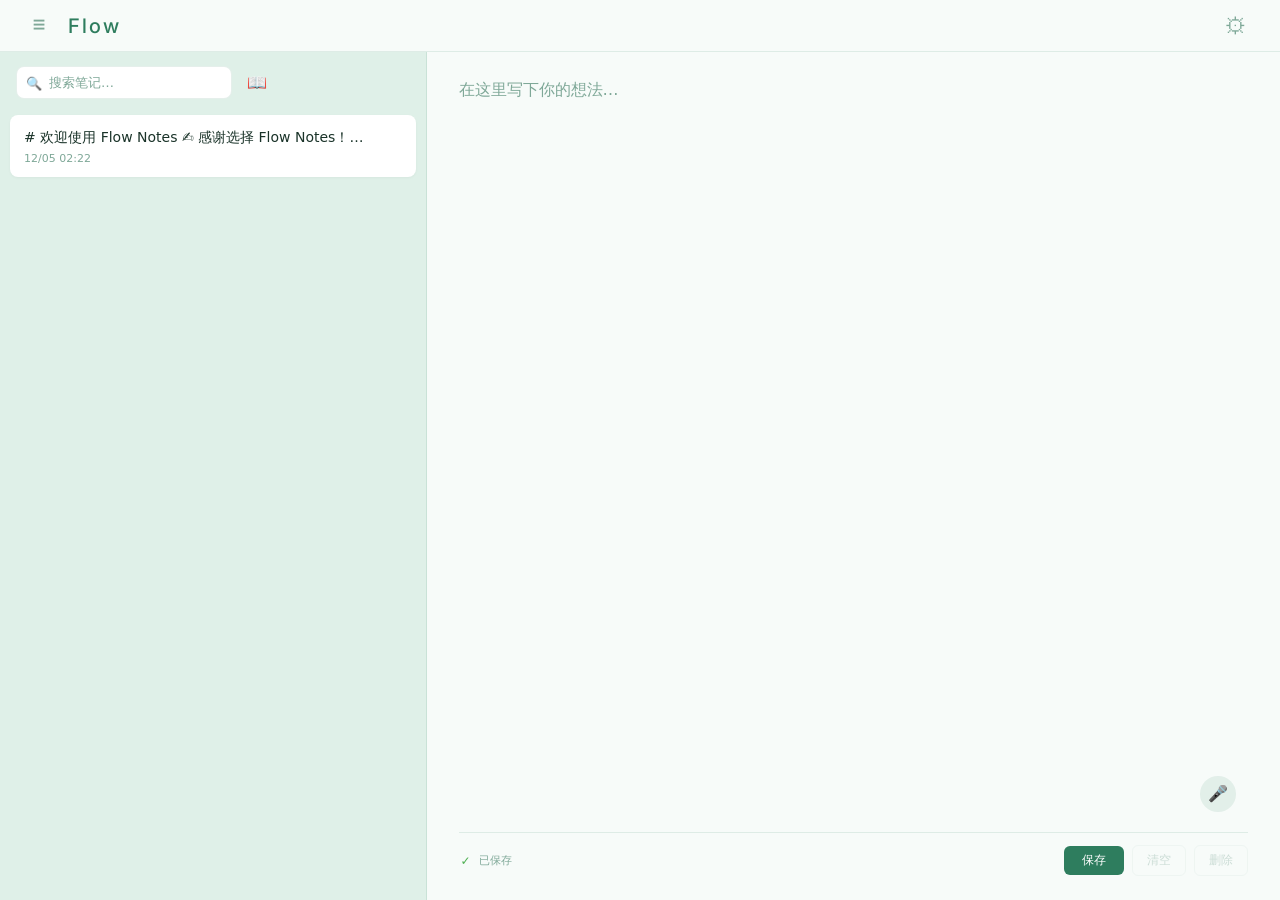
<file: index.html>
<!DOCTYPE html>
<html lang="zh-CN">
<head>
  <meta charset="UTF-8">
  <meta name="viewport" content="width=device-width, initial-scale=1.0">
  <title>Flow</title>
  <link rel="manifest" href="/manifest.json">
  <meta name="apple-mobile-web-app-capable" content="yes">
  <meta name="apple-mobile-web-app-status-bar-style" content="black-translucent">
  <meta name="apple-mobile-web-app-title" content="Flow">
  <link rel="apple-touch-icon" href="/icon-192.png">
  <meta name="theme-color" content="#2E7D5E">
  <link href="https://fonts.googleapis.com/css2?family=Inter:wght@300;400;500&family=Poppins:wght@300;400;500&family=Lato:wght@300;400;700&family=Merriweather:wght@300;400&family=Source+Sans+3:wght@300;400;500&family=Nunito:wght@300;400;500&family=Playfair+Display:wght@400;500&display=swap" rel="stylesheet">
  <link rel="stylesheet" href="/css/style.css">
</head>
<body>

<header>
  <div style="display:flex;align-items:center;gap:14px">
    <button class="header-btn" id="toggleSidebar" title="折叠/展开列表">☰</button>
    <span class="logo">Flow</span>
  </div>
  <div class="header-right">
    <button class="gear-btn" id="gearBtn" title="设置">⚙</button>
  </div>
</header>

<!-- 设置面板（从右侧滑入） -->
<div class="settings-overlay" id="settingsOverlay">
  <div class="settings-panel">
    <div class="settings-head">
      <span class="settings-head-title" data-i18n="settings">设置</span>
      <button class="settings-close" id="settingsClose">✕</button>
    </div>

    <!-- 外观 -->
    <div class="settings-section">
      <div class="settings-label" data-i18n="appearance">外观</div>
      <div class="fp-label" data-i18n="fontFamily">西文字体</div>
      <div class="font-panel-row">
        <span class="fp-chip active" data-font="system" data-i18n="fontSystem">系统</span>
        <span class="fp-chip" data-font="inter">Inter</span>
        <span class="fp-chip" data-font="poppins">Poppins</span>
        <span class="fp-chip" data-font="lato">Lato</span>
        <span class="fp-chip" data-font="merriweather">Merriweather</span>
        <span class="fp-chip" data-font="sourcesans">Source Sans</span>
        <span class="fp-chip" data-font="nunito">Nunito</span>
        <span class="fp-chip" data-font="playfair">Playfair</span>
      </div>
      <div class="fp-label" data-i18n="fontChinese">中文字体</div>
      <div class="font-panel-row">
        <span class="fp-chip active" data-cjk="system" data-i18n="fontCjkSystem">系统</span>
        <span class="fp-chip" data-cjk="notoSans">思源黑体</span>
        <span class="fp-chip" data-cjk="notoSerif">思源宋体</span>
        <span class="fp-chip" data-cjk="heiti">黑体</span>
        <span class="fp-chip" data-cjk="songti">宋体</span>
        <span class="fp-chip" data-cjk="kaiti">楷体</span>
        <span class="fp-chip" data-cjk="fangsong">仿宋</span>
      </div>
      <div class="fp-label" data-i18n="fontSize">字号</div>
      <div class="fp-size-row">
        <span class="fp-size" data-size="14">小</span>
        <span class="fp-size active" data-size="16">默认</span>
        <span class="fp-size" data-size="18">大</span>
      </div>
      <div class="settings-row">
        <label data-i18n="theme">主题</label>
        <div class="theme-switcher">
          <div class="theme-dot t-green active" id="themeDotGreen"></div>
          <div class="theme-dot t-warm" id="themeDotWarm"></div>
          <div class="theme-dot t-night" id="themeDotNight"></div>
        </div>
      </div>
      <div class="settings-row">
        <label data-i18n="langLabel">语言</label>
        <button class="settings-btn" id="langBtn">EN</button>
      </div>
    </div>

    <!-- 云同步（支持任意 WebDAV 服务） -->
    <div class="settings-section">
      <div class="settings-label" data-i18n="syncTitle">☁ 云同步</div>
      <div class="sync-inputs">
        <input class="sync-input" id="syncServer" placeholder="WebDAV 服务器地址" autocomplete="off" data-i18n-ph="syncServer">
        <input class="sync-input" id="syncUser" placeholder="账号（邮箱）" autocomplete="off" data-i18n-ph="syncUser">
        <div class="password-wrapper">
          <input class="sync-input" id="syncPass" type="password" placeholder="应用密码" autocomplete="current-password" data-i18n-ph="syncPass">
          <button class="password-toggle" id="passwordToggle" type="button" title="显示密码" data-visible="false"></button>
        </div>
      </div>
      <div class="settings-btns">
        <button class="settings-btn" id="btnUpload" data-i18n="syncUpload">↑ 上传到云端</button>
        <button class="settings-btn" id="btnDownload" data-i18n="syncDownload">↓ 从云端下载</button>
      </div>
      <div id="syncStatus" class="sync-status"></div>
    </div>

    <!-- 导出 / 导入 -->
    <div class="settings-section">
      <div class="settings-label" data-i18n="exportMenu">导出</div>
      <button class="settings-btn" id="exportJsonBtn">JSON</button>
      <button class="settings-btn" id="exportTxtBtn">TXT</button>
      <div class="settings-inner-divider"></div>
      <div class="settings-label" data-i18n="importData">导入</div>
      <button class="settings-btn" id="importBtn">📂 JSON / TXT</button>
      <input type="file" id="importFile" accept=".json,.txt" style="display:none">
    </div>

    <!-- 回收站 -->
    <div class="settings-section">
      <div class="settings-label" data-i18n="trashTitle">回收站</div>
      <button class="settings-btn" id="settingsTrashBtn">🗑 <span data-i18n="langOpen">打开</span></button>
    </div>
  </div>
</div>

<main>
  <!-- 左侧：笔记列表 -->
  <div class="sidebar" id="sidebar">
    <div class="sidebar-header">
      <div class="search-wrap">
        <span class="search-icon">🔍</span>
        <input class="search-input" id="searchInput" placeholder="搜索笔记…" data-i18n-ph="search" autocomplete="off">
      </div>
      <button class="sidebar-toggle-read" id="toggleReadingMode" title="阅读模式">📖</button>
    </div>
    <div class="notes-list" id="notesList"></div>
  </div>

  <!-- 右侧：主书写区 -->
  <div class="editor-pane" id="editorPane">
    <div class="editor-textarea-wrap">
      <textarea id="editor" placeholder="在这里写下你的想法…" data-i18n-ph="placeholder"></textarea>
      <button class="btn-mic" id="btnMic" title="语音输入">🎤</button>
    </div>
    <div class="editor-footer">
      <div class="save-status" id="saveStatus" title="">
        <span class="save-status-icon saved" id="saveIcon">✓</span>
        <span class="save-status-text" id="saveText" data-i18n="saved">已保存</span>
      </div>
      <div class="btn-row">
        <button class="btn-save" id="btnSave" data-i18n="save">保存</button>
        <button class="btn-action" id="btnClear" data-i18n="clear">清空</button>
        <button class="btn-action" id="btnDelete" data-i18n="delete" disabled>删除</button>
      </div>
    </div>
  </div>
</main>

<!-- 手机底部导航 -->
<div class="mobile-nav" id="mobileNav">
  <button class="mobile-nav-btn" id="mnavNotes">
    <span class="mnav-icon">📋</span> <span data-i18n="mnavNotes">历史</span>
  </button>
  <button class="mobile-nav-btn" id="mnavExport">
    <span class="mnav-icon">📤</span> <span data-i18n="mnavExport">导出</span>
  </button>
  <button class="mnav-mic" id="mnavMic" title="语音输入">
    <span>🎤</span>
  </button>
  <button class="mobile-nav-btn" id="mnavSync">
    <span class="mnav-icon">☁️</span> <span data-i18n="mnavSync">同步</span>
  </button>
  <button class="mobile-nav-btn" id="mnavTrash">
    <span class="mnav-icon">🗑️</span> <span data-i18n="mnavTrash">回收站</span>
  </button>
</div>
<div class="sidebar-backdrop" id="sidebarBackdrop"></div>

<!-- 确认弹窗 -->
<div class="confirm-overlay" id="confirmOverlay">
  <div class="confirm-dialog">
    <div class="confirm-title" id="confirmTitle"></div>
    <div class="confirm-msg" id="confirmMsg"></div>
    <div class="confirm-actions">
      <button class="confirm-btn confirm-btn-cancel" id="confirmCancel" data-i18n="cancel">取消</button>
      <button class="confirm-btn confirm-btn-ok" id="confirmOk" data-i18n="confirm">确认</button>
    </div>
  </div>
</div>

<!-- 回收站弹窗 -->
<div class="trash-overlay" id="trashOverlay">
  <div class="trash-dialog">
    <div class="trash-header">
      <span class="trash-title" data-i18n="trashTitle">回收站</span>
      <button class="trash-clear-btn" id="trashClearBtn" data-i18n="trashClear">清空回收站</button>
    </div>
    <div class="trash-list" id="trashList"></div>
    <div class="trash-close-row">
      <button class="trash-close-btn" id="trashCloseBtn" data-i18n="cancel">关闭</button>
    </div>
  </div>
</div>

<!-- 冲突解决弹窗 -->
<div class="conflict-overlay" id="conflictOverlay">
  <div class="conflict-dialog">
    <div class="conflict-title" id="conflictTitle">发现版本冲突</div>
    <div class="conflict-msg" id="conflictMsg">检测到两处修改，请选择保留哪个版本</div>
    <div class="conflict-versions">
      <div class="conflict-version conflict-version-local">
        <div class="conflict-version-header">
          <span data-i18n="conflictKeepLocal">📱 保留本地版本</span>
          <span class="conflict-time" id="conflictLocalTime"></span>
        </div>
        <div class="conflict-preview" id="conflictLocalPreview"></div>
        <button class="conflict-btn" id="conflictLocalBtn" data-i18n="conflictKeepLocal">保留本地</button>
      </div>
      <div class="conflict-version conflict-version-cloud">
        <div class="conflict-version-header">
          <span data-i18n="conflictKeepCloud">☁️ 保留云端版本</span>
          <span class="conflict-time" id="conflictCloudTime"></span>
        </div>
        <div class="conflict-preview" id="conflictCloudPreview"></div>
        <button class="conflict-btn conflict-btn-primary" id="conflictCloudBtn" data-i18n="conflictKeepCloud">保留云端</button>
      </div>
    </div>
  </div>
</div>

<div class="toast" id="toast"></div>

<script src="/js/app.js"></script>
</body>
</html>
</file>
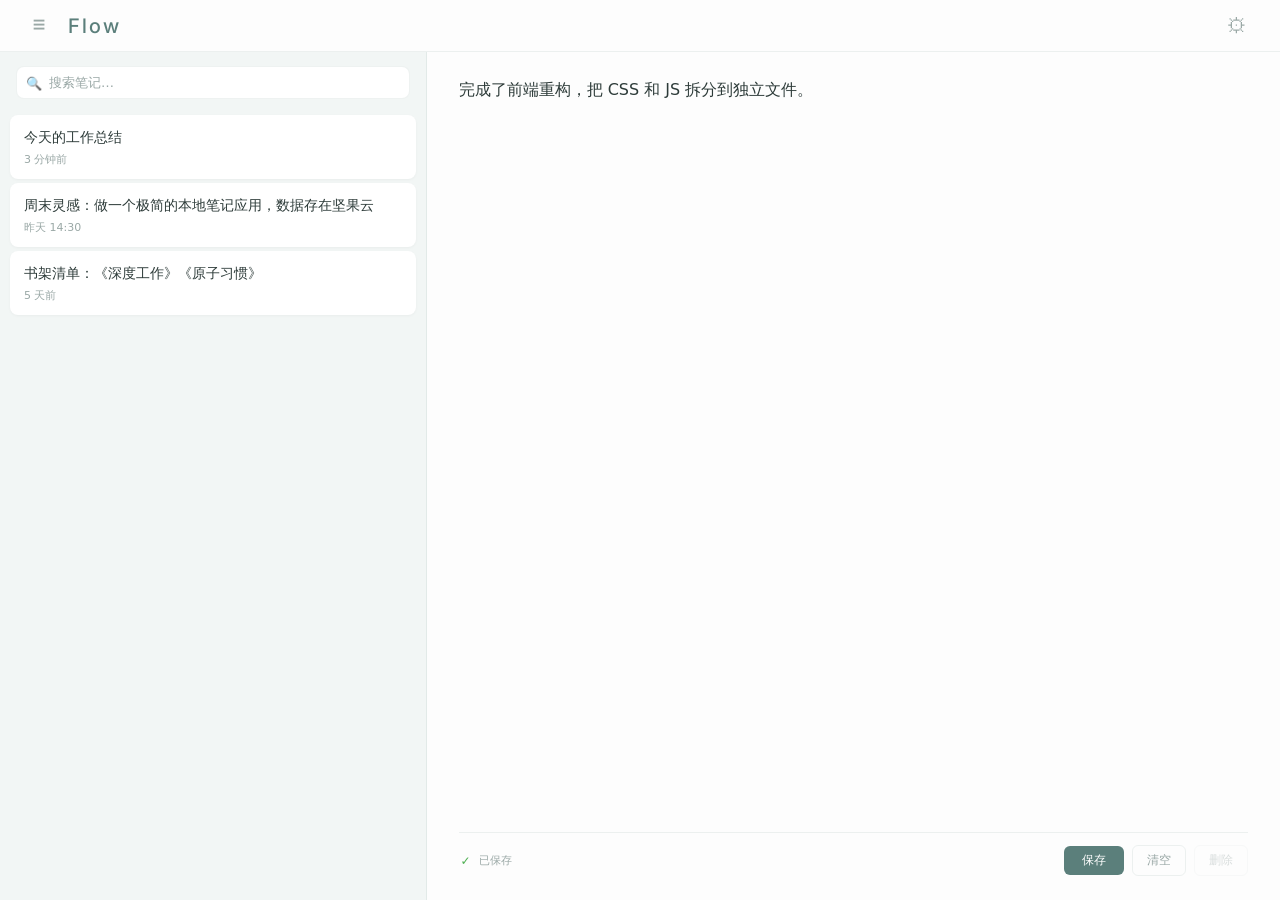
<file: mockup.html>
<!DOCTYPE html>
<html lang="zh-CN">
<head>
<meta charset="UTF-8">
<meta name="viewport" content="width=device-width, initial-scale=1.0">
<title>心流 · Flow</title>
<link href="https://fonts.googleapis.com/css2?family=Inter:wght@300;400;500&family=Poppins:wght@300;400;500&family=Lato:wght@300;400;700&family=Merriweather:wght@300;400&family=Source+Sans+3:wght@300;400;500&family=Nunito:wght@300;400;500&family=Playfair+Display:wght@400;500&display=swap" rel="stylesheet">
<style>
  /* ═══ 完全复制你原版的 CSS ═══ */
  * { box-sizing: border-box; margin: 0; padding: 0; }

  :root {
    --bg-sidebar: #F2F6F5;
    --bg-main: #FDFDFD;
    --bg-card: #FFFFFF;
    --bg-card-hover: #F7FAF9;
    --accent: #5B7F7B;
    --text: #2D3B39;
    --text-muted: #9AA8A6;
    --border: rgba(91,127,123,0.10);
    --shadow: 0 1px 3px rgba(0,0,0,0.04);
    --shadow-hover: 0 3px 10px rgba(0,0,0,0.07);
    --font-size: 16px;
    --font-family: system-ui, -apple-system, 'PingFang SC', 'Microsoft YaHei', sans-serif;
    --sidebar-width: 33.33%;
  }

  body {
    font-family: var(--font-family); font-size: var(--font-size);
    height: 100vh; display: flex; flex-direction: column;
    background: var(--bg-main); color: var(--text);
  }

  /* ── Header ── */
  header {
    display: flex; align-items: center; justify-content: space-between;
    padding: 0 24px; height: 52px; min-height: 52px;
    background: var(--bg-main); border-bottom: 1px solid var(--border);
  }
  .logo {
    font-family: 'Inter', sans-serif; font-weight: 500;
    font-size: 20px; color: var(--accent); letter-spacing: 2px;
    user-select: none;
  }
  .header-right { display: flex; align-items: center; gap: 12px; }

  .header-btn {
    font-size: 12px; color: var(--text-muted); cursor: pointer;
    padding: 3px 8px; border-radius: 6px; border: 1px solid transparent;
    transition: all 0.2s; user-select: none; background: none;
  }
  .header-btn:hover { border-color: var(--border); color: var(--text); }

  /* ── Main Layout ── */
  main { flex: 1; display: flex; overflow: hidden; }

  /* Sidebar (原版) */
  .sidebar {
    width: var(--sidebar-width); min-width: var(--sidebar-width);
    background: var(--bg-sidebar); border-right: 1px solid var(--border);
    display: flex; flex-direction: column; transition: width 0.3s, min-width 0.3s;
  }
  .sidebar.collapsed { width: 0; min-width: 0; overflow: hidden; }
  .sidebar-header { padding: 14px 16px 10px; }
  .search-input {
    width: 100%; padding: 8px 12px 8px 32px; border-radius: 8px;
    border: 1px solid var(--border); background: var(--bg-card);
    font-size: 13px; color: var(--text); outline: none;
    font-family: var(--font-family); transition: border-color 0.2s;
  }
  .search-input:focus { border-color: var(--accent); }
  .search-input::placeholder { color: var(--text-muted); }
  .search-wrap { position: relative; }
  .search-icon {
    position: absolute; left: 10px; top: 50%; transform: translateY(-50%);
    font-size: 13px; color: var(--text-muted); pointer-events: none;
  }

  .notes-list {
    flex: 1; overflow-y: auto; padding: 6px 10px 16px;
    display: flex; flex-direction: column; gap: 4px;
  }
  .empty-hint {
    color: var(--text-muted); font-size: 13px; text-align: center;
    margin-top: 80px; line-height: 1.8;
  }
  .note-card {
    background: var(--bg-card); border-radius: 8px; padding: 12px 14px;
    box-shadow: var(--shadow); user-select: text; cursor: text;
    transition: box-shadow 0.2s, background 0.15s;
    position: relative;
  }
  .note-card:hover { box-shadow: var(--shadow-hover); background: var(--bg-card-hover); }
  .note-card:hover .card-del { opacity: 1; }
  .card-del {
    position: absolute; top: 8px; right: 8px;
    width: 22px; height: 22px; border-radius: 50%;
    background: transparent; border: none; cursor: pointer;
    display: flex; align-items: center; justify-content: center;
    font-size: 14px; color: var(--text-muted); opacity: 0;
    transition: opacity 0.15s, color 0.15s, background 0.15s;
  }
  .card-del:hover { color: #E57373; background: rgba(229,115,115,0.10); }
  .note-card-preview {
    font-size: 14px; color: var(--text); line-height: 1.5;
    white-space: nowrap; overflow: hidden; text-overflow: ellipsis;
    padding-right: 20px;
    transition: all 0.2s;
  }
  .note-card.expanded .note-card-preview {
    white-space: pre-wrap; word-break: break-word;
    max-height: 60vh; overflow-y: auto;
  }
  .note-card-time { font-size: 11px; color: var(--text-muted); margin-top: 4px; }

  /* Editor */
  .editor-pane {
    flex: 1; display: flex; flex-direction: column; padding: 24px 32px;
    min-width: 0;
  }
  textarea {
    flex: 1; background: transparent; border: none; outline: none;
    resize: none; font-size: var(--font-size); line-height: 1.8;
    color: var(--text); font-family: var(--font-family);
  }
  textarea::placeholder { color: var(--text-muted); }

  .editor-footer {
    display: flex; align-items: center; justify-content: space-between;
    padding-top: 12px; border-top: 1px solid var(--border); margin-top: 8px;
  }
  .save-status {
    display: flex; align-items: center; gap: 6px;
    font-size: 12px; color: var(--text-muted); cursor: pointer;
    user-select: none; padding: 2px 0;
  }
  .save-status-icon {
    width: 14px; height: 14px; display: inline-flex;
    align-items: center; justify-content: center; font-size: 12px;
  }
  .save-status-icon.saved  { color: #4CAF50; }
  .save-status-text { font-size: 11px; }

  .btn-row { display: flex; gap: 8px; align-items: center; }
  .btn-action {
    padding: 6px 14px; border: 1px solid var(--border); border-radius: 6px;
    background: transparent; color: var(--text-muted); font-size: 12px;
    cursor: pointer; transition: all 0.2s; font-family: var(--font-family);
  }
  .btn-action:hover { border-color: var(--text-muted); color: var(--text); }
  .btn-action:disabled { opacity: 0.35; cursor: not-allowed; }
  .btn-save {
    padding: 6px 18px; background: var(--accent); color: #fff;
    border: none; border-radius: 6px; font-size: 12px; cursor: pointer;
    transition: opacity 0.2s, transform 0.1s; font-family: var(--font-family);
  }
  .btn-save:hover { opacity: 0.85; }
  .btn-save:active { transform: scale(0.97); }

  /* ── 新增：设置面板（右侧滑入） ── */
  .gear-btn {
    font-size: 20px; color: var(--text-muted); cursor: pointer;
    padding: 4px 8px; border-radius: 6px; border: 1px solid transparent;
    transition: all 0.2s; background: none; display: flex; align-items: center;
  }
  .gear-btn:hover { border-color: var(--border); color: var(--text); }

  .settings-overlay {
    display: none; position: fixed; inset: 0; z-index: 500;
    background: rgba(0,0,0,0.15);
    align-items: stretch; justify-content: flex-end;
  }
  .settings-overlay.open { display: flex; }
  .settings-panel {
    width: 360px; max-width: 90vw;
    background: var(--bg-card);
    padding: 24px 20px;
    box-shadow: -4px 0 24px rgba(0,0,0,0.06);
    display: flex; flex-direction: column;
    gap: 20px;
    overflow-y: auto;
  }
  .settings-section {}
  .settings-section-title {
    font-size: 11px; font-weight: 600; color: var(--text-muted);
    text-transform: uppercase; letter-spacing: 1px; margin-bottom: 10px;
  }
  .settings-row {
    display: flex; align-items: center; justify-content: space-between;
    padding: 6px 0;
  }
  .settings-row label { font-size: 13px; color: var(--text); }

  /* 字体芯片（原版风格） */
  .fp-label { font-size: 11px; color: var(--text-muted); margin-bottom: 6px; }
  .fp-row { display: flex; gap: 6px; margin-bottom: 10px; flex-wrap: wrap; }
  .fp-chip {
    padding: 3px 10px; border-radius: 20px; font-size: 12px;
    border: 1px solid var(--border); cursor: pointer;
    transition: all 0.15s; color: var(--text); background: transparent;
  }
  .fp-chip.active, .fp-chip:hover { background: var(--accent); color: #fff; border-color: var(--accent); }
  .fp-size-row { display: flex; gap: 6px; }
  .fp-size {
    flex: 1; text-align: center; padding: 3px 10px; border-radius: 20px;
    font-size: 12px; border: 1px solid var(--border); cursor: pointer;
    color: var(--text); transition: all 0.15s; background: transparent;
  }
  .fp-size.active, .fp-size:hover { background: var(--accent); color: #fff; border-color: var(--accent); }

  /* 主题圆点 */
  .theme-switcher { display: flex; gap: 8px; align-items: center; }
  .theme-dot {
    width: 20px; height: 20px; border-radius: 50%; cursor: pointer;
    border: 2px solid rgba(0,0,0,0.15); transition: border-color 0.2s, transform 0.2s;
  }
  .theme-dot:hover, .theme-dot.active {
    border-color: var(--text); transform: scale(1.15);
  }
  .theme-dot.t-green { background: #2E7D5E; }
  .theme-dot.t-warm  { background: #C0622F; }
  .theme-dot.t-night { background: #555555; }

  /* 同步输入框 */
  .sync-input {
    width: 100%; padding: 5px 10px; border-radius: 8px;
    border: 1px solid rgba(0,0,0,0.12); font-size: 12px; outline: none;
    background: transparent; color: var(--text); font-family: var(--font-family);
    margin-bottom: 6px;
  }
  .sync-status { font-size: 11px; color: var(--text-muted); margin-top: 6px; min-height: 16px; }

  /* 设置面板内小按钮 */
  .settings-btn {
    padding: 4px 12px; border-radius: 20px; font-size: 12px;
    border: 1px solid var(--border); cursor: pointer;
    color: var(--text); background: transparent;
    transition: all 0.15s; font-family: var(--font-family);
    margin-right: 6px; margin-bottom: 6px;
  }
  .settings-btn:hover { background: var(--accent); color: #fff; border-color: var(--accent); }
  .settings-btn.primary { background: var(--accent); color: #fff; border-color: var(--accent); }

  /* 关闭按钮 */
  .settings-close {
    font-size: 18px; color: var(--text-muted); cursor: pointer;
    background: none; border: none; padding: 4px;
  }
  .settings-close:hover { color: var(--text); }

  /* ── Mobile (手机原版风格) ── */
  @media (max-width: 768px) {
    :root { --sidebar-width: 100%; }

    body { flex-direction: column; }
    header { padding: 0 12px; height: 44px; min-height: 44px; }
    .logo { font-size: 17px; letter-spacing: 1px; }
    .header-right { gap: 6px; }

    /* 手机端隐藏头部按钮，走底部导航 */
    #toggleSidebar { display: none; }

    main { flex-direction: column; overflow-y: auto; }
    .editor-pane { flex: 1; padding: 16px; min-height: 40vh; }
    textarea { font-size: 15px; line-height: 1.7; }

    .sidebar {
      position: fixed; bottom: 0; left: 0; right: 0; z-index: 150;
      width: 100% !important; min-width: 100% !important;
      max-height: 50vh; border-radius: 16px 16px 0 0;
      border-right: none; border-top: 1px solid var(--border);
      box-shadow: 0 -4px 20px rgba(0,0,0,0.1);
      transform: translateY(100%);
      transition: transform 0.3s ease;
      overflow: hidden;
      display: flex; flex-direction: column;
    }
    .sidebar:not(.collapsed) { transform: translateY(0); }
    .sidebar.collapsed { transform: translateY(100%); }

    .mobile-nav {
      display: flex; align-items: center; justify-content: space-around;
      padding: 8px 0 12px; border-top: 1px solid var(--border);
      background: var(--bg-main);
    }
    .mobile-nav-btn {
      font-size: 11px; color: var(--text-muted); cursor: pointer;
      padding: 4px 12px; border-radius: 20px; border: none;
      background: transparent;
      transition: all 0.15s;
      display: flex; flex-direction: column; align-items: center; gap: 2px;
    }
    .mobile-nav-btn .mnav-icon { font-size: 18px; }
    .mobile-nav-btn:hover, .mobile-nav-btn:active { color: var(--accent); }

    .sidebar-backdrop { display: none; position: fixed; inset: 0; z-index: 140; background: rgba(0,0,0,0.3); }
    .sidebar-backdrop.open { display: block; }
    .notes-list { padding: 4px 10px 80px; }
    .note-card { padding: 10px 12px; }
    .editor-footer { flex-wrap: wrap; gap: 8px; padding-top: 10px; }
    .btn-row { gap: 6px; }
    .btn-save { padding: 8px 20px; font-size: 13px; }
    .btn-action { padding: 8px 12px; font-size: 12px; }
  }
  .mobile-nav { display: none; }
  .sidebar-backdrop { display: none; }
  @media (max-width: 768px) {
    .mobile-nav { display: flex; }
    .sidebar-backdrop { display: none; }
  }
</style>
</head>
<body>

<!-- ═══ Header：只保留 ☰ 开关 + Flow logo + ⚙ 齿轮 ═══ -->
<header>
  <div style="display:flex;align-items:center;gap:14px">
    <button class="header-btn" id="toggleSidebar" title="折叠/展开列表">☰</button>
    <span class="logo">Flow</span>
  </div>
  <div class="header-right">
    <button class="gear-btn" title="设置" onclick="document.getElementById('settingsOverlay').classList.add('open')">⚙</button>
  </div>
</header>

<main>
  <!-- 左侧列表（原版样式不变） -->
  <div class="sidebar" id="sidebar">
    <div class="sidebar-header">
      <div class="search-wrap">
        <span class="search-icon">🔍</span>
        <input class="search-input" placeholder="搜索笔记…" readonly>
      </div>
    </div>
    <div class="notes-list" id="notesList">
      <div class="note-card">
        <button class="card-del">×</button>
        <div class="note-card-preview">今天的工作总结</div>
        <div class="note-card-time">3 分钟前</div>
      </div>
      <div class="note-card">
        <button class="card-del">×</button>
        <div class="note-card-preview">周末灵感：做一个极简的本地笔记应用，数据存在坚果云</div>
        <div class="note-card-time">昨天 14:30</div>
      </div>
      <div class="note-card">
        <button class="card-del">×</button>
        <div class="note-card-preview">书架清单：《深度工作》《原子习惯》</div>
        <div class="note-card-time">5 天前</div>
      </div>
    </div>
  </div>

  <!-- 右侧编辑区（原版样式不变） -->
  <div class="editor-pane" id="editorPane">
    <textarea placeholder="在这里写下你的想法…">完成了前端重构，把 CSS 和 JS 拆分到独立文件。</textarea>
    <div class="editor-footer">
      <div class="save-status">
        <span class="save-status-icon saved">✓</span>
        <span class="save-status-text">已保存</span>
      </div>
      <div class="btn-row">
        <button class="btn-save">保存</button>
        <button class="btn-action">清空</button>
        <button class="btn-action" disabled>删除</button>
      </div>
    </div>
  </div>
</main>

<!-- 手机底部导航（原版样式不变） -->
<nav class="mobile-nav">
  <button class="mobile-nav-btn"><span class="mnav-icon">📋</span> <span>历史</span></button>
  <button class="mobile-nav-btn"><span class="mnav-icon">📤</span> <span>导出</span></button>
  <button class="mobile-nav-btn"><span class="mnav-icon">☁️</span> <span>同步</span></button>
  <button class="mobile-nav-btn"><span class="mnav-icon">🗑️</span> <span>回收站</span></button>
</nav>
<div class="sidebar-backdrop" id="sidebarBackdrop"></div>

<!-- ═══ 设置面板（齿轮点开后从右侧滑入） ═══ -->
<div class="settings-overlay" id="settingsOverlay" onclick="if(event.target===this)this.classList.remove('open')">
  <div class="settings-panel">
    <div style="display:flex;align-items:center;justify-content:space-between;">
      <span style="font-size:16px;font-weight:500;color:var(--text);">设置</span>
      <button class="settings-close" onclick="document.getElementById('settingsOverlay').classList.remove('open')">✕</button>
    </div>

    <!-- 外观 -->
    <div class="settings-section">
      <div class="settings-section-title">外观</div>

      <div class="fp-label">西文字体</div>
      <div class="fp-row">
        <span class="fp-chip active">系统</span>
        <span class="fp-chip">Inter</span>
        <span class="fp-chip">Poppins</span>
        <span class="fp-chip">Lato</span>
        <span class="fp-chip">Merriweather</span>
        <span class="fp-chip">Source Sans</span>
        <span class="fp-chip">Nunito</span>
        <span class="fp-chip">Playfair</span>
      </div>

      <div class="fp-label">中文字体</div>
      <div class="fp-row">
        <span class="fp-chip active">系统</span>
        <span class="fp-chip">思源黑体</span>
        <span class="fp-chip">思源宋体</span>
        <span class="fp-chip">黑体</span>
        <span class="fp-chip">宋体</span>
        <span class="fp-chip">楷体</span>
        <span class="fp-chip">仿宋</span>
      </div>

      <div class="fp-label">字号</div>
      <div class="fp-size-row">
        <span class="fp-size">小</span>
        <span class="fp-size active">默认</span>
        <span class="fp-size">大</span>
      </div>

      <div class="settings-row">
        <label>主题</label>
        <div class="theme-switcher">
          <div class="theme-dot t-green active"></div>
          <div class="theme-dot t-warm"></div>
          <div class="theme-dot t-night"></div>
        </div>
      </div>

      <div class="settings-row">
        <label>语言</label>
        <button class="settings-btn">中文</button>
      </div>
    </div>

    <!-- 坚果云同步 -->
    <div class="settings-section">
      <div class="settings-section-title">☁ 坚果云同步</div>
      <input class="sync-input" placeholder="账号（邮箱）" value="92*******@qq.com" readonly>
      <input class="sync-input" placeholder="应用密码" type="password" value="••••••••" readonly>
      <div style="display:flex;gap:6px;">
        <span class="fp-chip">↑ 上传到云端</span>
        <span class="fp-chip">↓ 从云端下载</span>
      </div>
      <div class="sync-status">✓ 上次同步：3 分钟前</div>
    </div>

    <!-- 数据 -->
    <div class="settings-section">
      <div class="settings-section-title">数据</div>
      <button class="settings-btn">导出 JSON</button>
      <button class="settings-btn">导出 TXT</button>
      <button class="settings-btn">导出 Markdown</button>
      <button class="settings-btn">导入数据</button>
    </div>

    <!-- 回收站 -->
    <div class="settings-section">
      <div class="settings-section-title">回收站</div>
      <div style="margin-bottom:8px;">
        <div style="display:flex;align-items:center;justify-content:space-between;padding:6px 0;border-bottom:1px solid var(--border);">
          <span style="font-size:13px;">书架清单</span>
          <button class="settings-btn" style="font-size:11px;">恢复</button>
        </div>
        <div style="display:flex;align-items:center;justify-content:space-between;padding:6px 0;border-bottom:1px solid var(--border);">
          <span style="font-size:13px;">日记草稿</span>
          <button class="settings-btn" style="font-size:11px;">恢复</button>
        </div>
      </div>
      <button class="settings-btn" style="color:#E57373;border-color:#E57373;">清空回收站</button>
    </div>
  </div>
</div>

</body>
</html>
</file>
<file: css/style.css>
* { box-sizing: border-box; margin: 0; padding: 0; }

:root {
  --bg-sidebar: #F2F6F5;
  --bg-main: #FDFDFD;
  --bg-card: #FFFFFF;
  --bg-card-hover: #F7FAF9;
  --accent: #5B7F7B;
  --accent-rgb: 91,127,123;
  --text: #2D3B39;
  --text-muted: #9AA8A6;
  --border: rgba(91,127,123,0.10);
  --shadow: 0 1px 3px rgba(0,0,0,0.04);
  --shadow-hover: 0 3px 10px rgba(0,0,0,0.07);
  --font-size: 16px;
  --font-family: system-ui, -apple-system, 'PingFang SC', 'Microsoft YaHei', sans-serif;
  --sidebar-width: 33.33%;
}

/* 三套主题配色 */
body.theme-green { --bg-sidebar:#DFF0E8; --bg-main:#F7FBF9; --bg-card:#FFFFFF; --bg-card-hover:#EEF7F2; --accent:#2E7D5E; --accent-rgb:46,125,94; --text:#1A3329; --text-muted:#7FA898; --border:rgba(46,125,94,0.12); }
body.theme-warm  { --bg-sidebar:#FAE8D8; --bg-main:#FDF6EF; --bg-card:#FFFFFF; --bg-card-hover:#FDF0E4; --accent:#C0622F; --accent-rgb:192,98,47; --text:#3B1F0F; --text-muted:#B08060; --border:rgba(192,98,47,0.12); }
body.theme-night { --bg-sidebar:#252526; --bg-main:#1E1E1E; --bg-card:#2D2D2D; --bg-card-hover:#333333; --accent:#7A9E9F; --accent-rgb:122,158,159; --text:#D4D4D4; --text-muted:#6A6A6A; --border:rgba(255,255,255,0.06); }

/* 西文字体和中文字体统一由 JS rebuildFontFamily 控制 */

body {
  font-family: var(--font-family);
  font-size: var(--font-size);
  height: 100vh;
  display: flex;
  flex-direction: column;
  background: var(--bg-main);
  color: var(--text);
}

/* ── Header ──────────────────────────────────────────────── */
header {
  display: flex;
  align-items: center;
  justify-content: space-between;
  padding: 0 24px;
  height: 52px;
  min-height: 52px;
  background: var(--bg-main);
  border-bottom: 1px solid var(--border);
}

.logo {
  font-family: 'Inter', sans-serif;
  font-weight: 500;
  font-size: 20px;
  color: var(--accent);
  letter-spacing: 2px;
  user-select: none;
}

.header-right {
  display: flex;
  align-items: center;
  gap: 12px;
}

/* 齿轮按钮 */
.gear-btn {
  font-size: 22px;
  color: var(--text-muted);
  cursor: pointer;
  padding: 4px 8px;
  border-radius: 6px;
  border: 1px solid transparent;
  transition: all 0.2s;
  background: none;
  display: flex;
  align-items: center;
}

.gear-btn:hover {
  border-color: var(--border);
  color: var(--text);
}

/* 设置面板（右侧滑入） */
.settings-overlay {
  display: none;
  position: fixed;
  inset: 0;
  z-index: 500;
  background: rgba(0,0,0,0.15);
  align-items: stretch;
  justify-content: flex-end;
}

.settings-overlay.open {
  display: flex;
}

.settings-panel {
  width: 360px;
  max-width: 90vw;
  background: var(--bg-card);
  padding: 24px 20px;
  box-shadow: -4px 0 24px rgba(0,0,0,0.06);
  display: flex;
  flex-direction: column;
  gap: 20px;
  overflow-y: auto;
}

.settings-head {
  display: flex;
  align-items: center;
  justify-content: space-between;
}

.settings-head-title {
  font-size: 16px;
  font-weight: 500;
  color: var(--text);
}

.settings-close {
  font-size: 18px;
  color: var(--text-muted);
  cursor: pointer;
  background: none;
  border: none;
  padding: 4px;
}

.settings-close:hover {
  color: var(--text);
}

.settings-label {
  font-size: 13px;
  font-weight: 600;
  color: var(--accent);
  padding-bottom: 6px;
  margin-bottom: 8px;
  border-bottom: 1px solid var(--border);
}

.settings-section {
  display: flex;
  flex-direction: column;
  gap: 8px;
}

/* 区块内的细分隔线（如导出区内的导入子项分隔） */
.settings-inner-divider {
  height: 1px;
  background: var(--border);
  margin: 2px 0;
}

/* 区块内副标签（比 settings-label 更轻） */
.settings-sublabel {
  font-size: 11px;
  font-weight: 600;
  color: var(--text-muted);
  text-transform: uppercase;
  letter-spacing: 0.6px;
}

.settings-section-standalone .settings-btn {
  border-color: rgba(var(--accent-rgb), 0.25);
}

.settings-row {
  display: flex;
  align-items: center;
  justify-content: space-between;
  padding: 6px 0;
}

.settings-row label {
  font-size: 13px;
  font-weight: 600;
  color: var(--accent);
}

.settings-btn {
  padding: 6px 14px;
  border-radius: 20px;
  font-size: 13px;
  border: 1px solid var(--border);
  cursor: pointer;
  color: var(--text);
  background: transparent;
  transition: all 0.15s;
  font-family: var(--font-family);
  flex-shrink: 0;
}

.settings-btn:hover {
  background: var(--accent);
  color: #fff;
  border-color: var(--accent);
}

/* 同步按钮 loading 状态 */
@keyframes btn-spin {
  0%   { content: "⟳"; transform: rotate(0deg); }
  100% { transform: rotate(360deg); }
}

.settings-btn.syncing {
  opacity: 0.6;
  cursor: not-allowed;
  pointer-events: none;
  position: relative;
  color: var(--text-muted);
}

.settings-btn.syncing::before {
  content: "⟳ ";
  display: inline-block;
  animation: spin 0.8s linear infinite;
}

@keyframes spin {
  from { transform: rotate(0deg); }
  to   { transform: rotate(360deg); }
}

.sync-input {
  width: 100%;
  padding: 6px 10px;
  border-radius: 8px;
  border: 1px solid rgba(0,0,0,0.12);
  font-size: 13px;
  outline: none;
  background: transparent;
  color: var(--text);
  font-family: var(--font-family);
}

.sync-inputs {
  display: flex;
  flex-direction: column;
  gap: 6px;
}

.password-wrapper {
  position: relative;
  display: flex;
  align-items: center;
}

.password-wrapper .sync-input {
  padding-right: 36px;
}

.password-toggle {
  position: absolute;
  right: 6px;
  width: 28px;
  height: 28px;
  border: none;
  border-radius: 50%;
  cursor: pointer;
  background: none;
  transition: background 0.15s;
  /* 默认：闭眼状态（密码隐藏），显示眼睛睁开的图标 */
  background-image: url("data:image/svg+xml,%3Csvg xmlns='http://www.w3.org/2000/svg' width='20' height='20' viewBox='0 0 20 20'%3E%3Cellipse cx='10' cy='10' rx='7' ry='5' fill='none' stroke='%239AA8A6' stroke-width='1.5'/%3E%3Cellipse cx='10' cy='10' rx='2.5' ry='2.5' fill='%239AA8A6'/%3E%3C/svg%3E");
  background-repeat: no-repeat;
  background-position: center;
  background-size: 20px;
}

.password-toggle:hover {
  background-color: rgba(0,0,0,0.06);
}

.password-toggle[data-visible="true"] {
  /* 密码显示时，显示闭眼图标（加一条斜线） */
  background-image: url("data:image/svg+xml,%3Csvg xmlns='http://www.w3.org/2000/svg' width='20' height='20' viewBox='0 0 20 20'%3E%3Cellipse cx='10' cy='10' rx='7' ry='4' fill='none' stroke='%239AA8A6' stroke-width='1.5'/%3E%3Cellipse cx='10' cy='10' rx='2.5' ry='2.5' fill='%239AA8A6'/%3E%3Cline x1='4' y1='4' x2='16' y2='16' stroke='%239AA8A6' stroke-width='1.8' stroke-linecap='round'/%3E%3C/svg%3E");
}

.settings-btns {
  display: flex;
  gap: 6px;
  flex-wrap: wrap;
}

.sync-status {
  font-size: 13px;
  color: var(--text-muted);
  min-height: 0;
}
.sync-status:empty {
  display: none;
}

/* Font panel */
.font-btn {
  font-size: 13px;
  font-weight: 500;
  color: var(--text-muted);
  cursor: pointer;
  padding: 3px 8px;
  border-radius: 6px;
  border: 1px solid transparent;
  transition: all 0.2s;
  position: relative;
  user-select: none;
}

.font-btn:hover {
  border-color: var(--border);
  color: var(--text);
}

.font-panel {
  display: none;
  position: absolute;
  top: 48px;
  right: 24px;
  background: var(--bg-card);
  border: 1px solid var(--border);
  border-radius: 12px;
  padding: 14px 16px;
  z-index: 200;
  box-shadow: 0 4px 20px rgba(0,0,0,0.08);
  min-width: 190px;
}

.font-panel.open {
  display: block;
}

.font-panel-row {
  display: flex;
  gap: 6px;
  margin-bottom: 10px;
  flex-wrap: wrap;
}

.fp-label {
  font-size: 13px;
  color: var(--text-muted);
  margin-bottom: 6px;
}

.fp-chip {
  padding: 3px 10px;
  border-radius: 20px;
  font-size: 12px;
  border: 1px solid var(--border);
  cursor: pointer;
  transition: all 0.15s;
  color: var(--text);
}

.fp-chip.active,
.fp-chip:hover {
  background: var(--accent);
  color: #fff;
  border-color: var(--accent);
}

.fp-size-row {
  display: flex;
  gap: 6px;
}

.fp-size {
  flex: 1;
  text-align: center;
  padding: 3px 10px;
  border-radius: 20px;
  font-size: 12px;
  border: 1px solid var(--border);
  cursor: pointer;
  color: var(--text);
  transition: all 0.15s;
}

.fp-size.active,
.fp-size:hover {
  background: var(--accent);
  color: #fff;
  border-color: var(--accent);
}

/* Lang & Export */
.header-btn {
  font-size: 12px;
  color: var(--text-muted);
  cursor: pointer;
  padding: 3px 8px;
  border-radius: 6px;
  border: 1px solid transparent;
  transition: all 0.2s;
  user-select: none;
  background: none;
}

.header-btn:hover {
  border-color: var(--border);
  color: var(--text);
}

/* Theme dots */
.theme-switcher {
  display: flex;
  gap: 8px;
  align-items: center;
}

.theme-dot {
  width: 18px;
  height: 18px;
  border-radius: 50%;
  cursor: pointer;
  border: 2px solid rgba(0,0,0,0.15);
  transition: border-color 0.2s, transform 0.2s, box-shadow 0.2s;
}

.theme-dot:hover,
.theme-dot.active {
  border-color: var(--text);
  transform: scale(1.15);
  box-shadow: 0 0 0 2px rgba(0,0,0,0.06);
}

.theme-dot.t-green { background: #2E7D5E; }
.theme-dot.t-warm  { background: #C0622F; }
.theme-dot.t-night { background: #555555; }

/* ── Main Layout ─────────────────────────────────────────── */
main {
  flex: 1;
  display: flex;
  overflow: hidden;
}

/* Sidebar */
.sidebar {
  width: var(--sidebar-width);
  min-width: var(--sidebar-width);
  background: var(--bg-sidebar);
  border-right: 1px solid var(--border);
  display: flex;
  flex-direction: column;
  transition: width 0.3s, min-width 0.3s;
}

.sidebar.collapsed {
  width: 0;
  min-width: 0;
  overflow: hidden;
}

body.reading-mode .editor-pane {
  display: none;
}

body.reading-mode .sidebar {
  width: 100%;
  min-width: 100%;
}

/* 手机端阅读模式：隐藏底部导航栏，笔记列表占满全屏 */
@media (max-width: 768px) {
  body.reading-mode .mobile-nav { display: none; }
  body.reading-mode .notes-list { padding-bottom: 16px; }
}

.sidebar-header {
  padding: 14px 16px 10px;
  display: flex;
  align-items: center;
  gap: 8px;
}

.sidebar-toggle-read {
  font-size: 16px;
  color: var(--text-muted);
  cursor: pointer;
  padding: 4px 6px;
  border-radius: 6px;
  border: 1px solid transparent;
  background: none;
  transition: all 0.2s;
  flex-shrink: 0;
}

.sidebar-toggle-read:hover {
  border-color: var(--border);
  color: var(--text);
}

.sidebar-toggle-read.active {
  background: rgba(var(--accent-rgb), 0.1);
  color: var(--accent);
}

.search-input {
  width: 100%;
  padding: 8px 12px 8px 32px;
  border-radius: 8px;
  border: 1px solid var(--border);
  background: var(--bg-card);
  font-size: 13px;
  color: var(--text);
  outline: none;
  font-family: var(--font-family);
  transition: border-color 0.2s;
}

.search-input:focus {
  border-color: var(--accent);
}

.search-input::placeholder {
  color: var(--text-muted);
}

.search-wrap {
  position: relative;
}

.search-icon {
  position: absolute;
  left: 10px;
  top: 50%;
  transform: translateY(-50%);
  font-size: 13px;
  color: var(--text-muted);
  pointer-events: none;
}

.notes-list {
  flex: 1;
  overflow-y: auto;
  padding: 6px 10px 16px;
  display: flex;
  flex-direction: column;
  gap: 4px;
}

.empty-hint {
  color: var(--text-muted);
  font-size: 13px;
  text-align: center;
  margin-top: 80px;
  line-height: 1.8;
}

.load-more-btn {
  display: block;
  width: 100%;
  padding: 12px;
  margin-top: 8px;
  background: var(--bg-card);
  border: 1.5px dashed var(--border);
  border-radius: 8px;
  color: var(--text-muted);
  font-size: 13px;
  cursor: pointer;
  transition: background 0.2s;
}
.load-more-btn:hover {
  background: var(--bg-hover);
}

.note-card {
  background: var(--bg-card);
  border-radius: 8px;
  padding: 12px 14px;
  box-shadow: var(--shadow);
  user-select: text;
  cursor: text;
  transition: box-shadow 0.2s, background 0.15s;
  position: relative;
}

.note-card:hover {
  box-shadow: var(--shadow-hover);
  background: var(--bg-card-hover);
}

/* 笔记卡片菜单 */
.card-menu-wrap {
  position: absolute;
  top: 8px;
  right: 8px;
  z-index: 10;
}

.card-menu-btn {
  width: 28px;
  height: 28px;
  border-radius: 6px;
  background: transparent;
  border: none;
  cursor: pointer;
  display: flex;
  align-items: center;
  justify-content: center;
  font-size: 18px;
  color: var(--text-muted);
  opacity: 0;
  transition: opacity 0.15s, background 0.15s;
  user-select: none;
}

.note-card:hover .card-menu-btn {
  opacity: 1;
}

.card-menu-btn:hover {
  background: var(--bg-card-hover);
  color: var(--text);
}

.card-menu-btn:active {
  background: var(--border);
}

/* 下拉菜单 */
.card-dropdown {
  display: none;
  position: absolute;
  top: 100%;
  right: 0;
  margin-top: 4px;
  background: var(--bg-card);
  border: 1px solid var(--border);
  border-radius: 8px;
  box-shadow: 0 4px 12px rgba(0,0,0,0.12);
  min-width: 120px;
  padding: 4px;
  z-index: 100;
}

.card-dropdown.open {
  display: block;
}

.card-dropdown-item {
  display: block;
  width: 100%;
  padding: 8px 12px;
  border: none;
  background: none;
  text-align: left;
  cursor: pointer;
  font-size: 13px;
  color: var(--text);
  border-radius: 4px;
  transition: background 0.15s;
}

.card-dropdown-item:hover {
  background: var(--bg-card-hover);
}

.card-dropdown-del {
  color: #E57373;
}

.card-dropdown-del:hover {
  background: rgba(229,115,115,0.08);
}

/* 收缩按钮 - 仅展开时显示 */
.card-collapse-btn {
  display: none;
  position: absolute;
  top: 8px;
  right: 40px;
  width: 22px;
  height: 22px;
  border-radius: 4px;
  background: transparent;
  border: none;
  cursor: pointer;
  align-items: center;
  justify-content: center;
  font-size: 14px;
  color: var(--text-muted);
  transition: background 0.15s, color 0.15s;
  z-index: 5;
}

.note-card.expanded .card-collapse-btn {
  display: flex;
}

.card-collapse-btn:hover {
  background: var(--bg-card-hover);
  color: var(--text);
}

.note-card-preview {
  font-size: 14px;
  color: var(--text);
  line-height: 1.5;
  white-space: nowrap;
  overflow: hidden;
  text-overflow: ellipsis;
  padding-right: 36px;
  transition: all 0.2s;
}

.note-card.expanded .note-card-preview {
  white-space: pre-wrap;
  word-break: break-word;
  max-height: 60vh;
  overflow-y: auto;
}

.note-card-time {
  font-size: 11px;
  color: var(--text-muted);
  margin-top: 4px;
}

/* ── Editor Pane ─────────────────────────────────────────── */
.editor-pane {
  flex: 1;
  display: flex;
  flex-direction: column;
  padding: 24px 32px;
  min-width: 0;
}

.editor-textarea-wrap {
  position: relative;
  flex: 1;
  display: flex;
  flex-direction: column;
  min-height: 200px;
}

textarea {
  flex: 1;
  background: transparent;
  border: none;
  outline: none;
  resize: none;
  font-size: var(--font-size);
  line-height: 1.8;
  color: var(--text);
  font-family: var(--font-family);
  padding-bottom: 50px;
}

textarea::placeholder {
  color: var(--text-muted);
}

.editor-footer {
  display: flex;
  align-items: center;
  justify-content: space-between;
  padding-top: 12px;
  border-top: 1px solid var(--border);
  margin-top: 8px;
}

.save-status {
  display: flex;
  align-items: center;
  gap: 6px;
  font-size: 12px;
  color: var(--text-muted);
  cursor: pointer;
  user-select: none;
  padding: 2px 0;
}

.save-status-icon {
  width: 14px;
  height: 14px;
  display: inline-flex;
  align-items: center;
  justify-content: center;
  font-size: 12px;
}

.save-status-icon.saving { color: #aaa; }
.save-status-icon.saved  { color: #4CAF50; }
.save-status-icon.error  { color: #E57373; }

.save-status-text {
  font-size: 11px;
}

.btn-row {
  display: flex;
  gap: 8px;
  align-items: center;
}
#btnSave { margin-left: auto; }

.btn-action {
  padding: 6px 14px;
  border: 1px solid var(--border);
  border-radius: 6px;
  background: transparent;
  color: var(--text-muted);
  font-size: 12px;
  cursor: pointer;
  transition: all 0.2s;
  font-family: var(--font-family);
}

.btn-action:hover {
  border-color: var(--text-muted);
  color: var(--text);
}

.btn-action:disabled {
  opacity: 0.35;
  cursor: not-allowed;
}

.btn-action:disabled:hover {
  border-color: var(--border);
  color: var(--text-muted);
}

.btn-save {
  padding: 6px 18px;
  background: var(--accent);
  color: #fff;
  border: none;
  border-radius: 6px;
  font-size: 12px;
  cursor: pointer;
  transition: opacity 0.2s, transform 0.1s;
  font-family: var(--font-family);
}

.btn-save:hover {
  opacity: 0.85;
}

.btn-save:active {
  transform: scale(0.97);
}

/* 麦克风按钮 - 嵌入文本框右下角，和谐配色 */
.btn-mic {
  position: absolute;
  bottom: 12px;
  right: 12px;
  width: 36px;
  height: 36px;
  border: none;
  border-radius: 50%;
  background: rgba(var(--accent-rgb), 0.1);
  color: var(--accent);
  font-size: 16px;
  cursor: pointer;
  display: flex;
  align-items: center;
  justify-content: center;
  transition: all 0.2s;
  line-height: 1;
  flex-shrink: 0;
  z-index: 10;
}

.btn-mic:hover {
  background: rgba(var(--accent-rgb), 0.18);
}

.btn-mic:active {
  transform: scale(0.93);
}

.btn-mic.recording {
  background: rgba(255, 68, 68, 0.12);
  color: #ff4444;
  animation: mic-pulse 1s ease-in-out infinite;
}

@keyframes mic-pulse {
  0%, 100% { box-shadow: 0 0 0 0 rgba(255,68,68,0.4); }
  50%       { box-shadow: 0 0 0 8px rgba(255,68,68,0); }
}

/* ── Confirm Dialog ──────────────────────────────────────── */
.confirm-overlay {
  display: none;
  position: fixed;
  inset: 0;
  z-index: 500;
  background: rgba(0,0,0,0.25);
  align-items: center;
  justify-content: center;
}

.confirm-overlay.open {
  display: flex;
}

.confirm-dialog {
  background: var(--bg-card);
  border-radius: 14px;
  padding: 28px 32px;
  box-shadow: 0 12px 40px rgba(0,0,0,0.12);
  max-width: 360px;
  width: 90%;
  font-family: var(--font-family);
}

.confirm-title {
  font-size: 15px;
  font-weight: 500;
  color: var(--text);
  margin-bottom: 8px;
}

.confirm-msg {
  font-size: 13px;
  color: var(--text-muted);
  line-height: 1.6;
  margin-bottom: 20px;
}

.confirm-actions {
  display: flex;
  gap: 10px;
  justify-content: flex-end;
}

.confirm-btn {
  padding: 7px 20px;
  border-radius: 8px;
  font-size: 13px;
  cursor: pointer;
  border: 1px solid var(--border);
  transition: all 0.15s;
  font-family: var(--font-family);
}

.confirm-btn-cancel {
  background: transparent;
  color: var(--text-muted);
}

.confirm-btn-cancel:hover {
  color: var(--text);
  border-color: var(--text-muted);
}

.confirm-btn-ok {
  background: var(--accent);
  color: #fff;
  border-color: var(--accent);
}

.confirm-btn-ok:hover {
  opacity: 0.85;
}

/* ── Trash (回收站) ─────────────────────────────────────── */
.trash-overlay {
  display: none;
  position: fixed;
  inset: 0;
  z-index: 500;
  background: rgba(0,0,0,0.25);
  align-items: center;
  justify-content: center;
}

.trash-overlay.open {
  display: flex;
}

.trash-dialog {
  background: var(--bg-card);
  border-radius: 14px;
  padding: 24px 28px;
  box-shadow: 0 12px 40px rgba(0,0,0,0.12);
  max-width: 420px;
  width: 90%;
  max-height: 70vh;
  display: flex;
  flex-direction: column;
  font-family: var(--font-family);
}

.trash-header {
  display: flex;
  align-items: center;
  justify-content: space-between;
  margin-bottom: 16px;
}

.trash-title {
  font-size: 16px;
  font-weight: 500;
  color: var(--text);
}

.trash-clear-btn {
  font-size: 12px;
  color: var(--text-muted);
  cursor: pointer;
  padding: 3px 10px;
  border-radius: 6px;
  border: 1px solid var(--border);
  background: transparent;
  transition: all 0.15s;
  font-family: var(--font-family);
}

.trash-clear-btn:hover {
  border-color: #E57373;
  color: #E57373;
}

.trash-list {
  flex: 1;
  overflow-y: auto;
  display: flex;
  flex-direction: column;
  gap: 6px;
  min-height: 60px;
}

.trash-item {
  display: flex;
  align-items: center;
  justify-content: space-between;
  background: var(--bg-main);
  border-radius: 8px;
  padding: 10px 12px;
  border: 1px solid var(--border);
}

.trash-item-text {
  font-size: 13px;
  color: var(--text);
  line-height: 1.4;
  flex: 1;
  overflow: hidden;
  text-overflow: ellipsis;
  white-space: nowrap;
  margin-right: 10px;
}

.trash-item-time {
  font-size: 11px;
  color: var(--text-muted);
  white-space: nowrap;
  margin-right: 10px;
}

.trash-item-restore {
  font-size: 12px;
  color: var(--accent);
  cursor: pointer;
  padding: 2px 10px;
  border-radius: 4px;
  border: 1px solid var(--accent);
  background: transparent;
  white-space: nowrap;
  transition: all 0.15s;
  font-family: var(--font-family);
}

.trash-item-restore:hover {
  background: var(--accent);
  color: #fff;
}

.trash-empty {
  color: var(--text-muted);
  font-size: 13px;
  text-align: center;
  padding: 20px 0;
}

.trash-close-row {
  margin-top: 16px;
  text-align: right;
}

.trash-close-btn {
  font-size: 13px;
  color: var(--text-muted);
  cursor: pointer;
  padding: 5px 16px;
  border-radius: 6px;
  border: 1px solid var(--border);
  background: transparent;
  transition: all 0.15s;
  font-family: var(--font-family);
}

.trash-close-btn:hover {
  border-color: var(--text-muted);
  color: var(--text);
}

/* ── Toast ───────────────────────────────────────────────── */
.toast {
  position: fixed;
  bottom: 28px;
  left: 50%;
  transform: translateX(-50%) translateY(16px);
  background: rgba(0,0,0,0.62);
  color: #fff;
  padding: 8px 20px;
  border-radius: 20px;
  font-size: 13px;
  opacity: 0;
  transition: opacity 0.25s, transform 0.25s;
  pointer-events: none;
  z-index: 1000;
}

.toast.show {
  opacity: 1;
  transform: translateX(-50%) translateY(0);
}

/* ── Responsive: Phone ────────────────────────────────────── */
@media (max-width: 768px) {
  :root { --sidebar-width: 100%; }

  body { flex-direction: column; }

  header {
    padding: 0 12px;
    height: 44px;
    min-height: 44px;
  }

  .logo { font-size: 17px; letter-spacing: 1px; }
  .header-right { gap: 6px; }
  .header-btn { font-size: 11px; padding: 2px 6px; }
  .font-btn { font-size: 12px; }

  /* 手机端隐藏侧边栏切换按钮 */
  #toggleSidebar { display: none; }

  /* 编辑器全屏，占主要空间 */
  main { flex-direction: column; overflow-y: auto; }
  .editor-pane { flex: 1; padding: 16px; min-height: 40vh; }
  .editor-textarea-wrap { min-height: 150px; }
  textarea { font-size: 15px; line-height: 1.7; padding-bottom: 50px; }

  /* 侧边栏变成底部抽屉 */
  .sidebar {
    position: fixed;
    bottom: 0;
    left: 0;
    right: 0;
    z-index: 150;
    width: 100% !important;
    min-width: 100% !important;
    max-height: 50vh;
    border-radius: 16px 16px 0 0;
    border-right: none;
    border-top: 1px solid var(--border);
    box-shadow: 0 -4px 20px rgba(0,0,0,0.1);
    transform: translateY(100%);
    transition: transform 0.3s ease;
    overflow: hidden;
    display: flex;
    flex-direction: column;
  }

  .sidebar:not(.collapsed) { transform: translateY(0); }
  .sidebar.collapsed { transform: translateY(100%); }

  /* 底部导航栏 */
  .mobile-nav {
    display: flex;
    align-items: center;
    justify-content: space-evenly;
    padding: 6px 0;
    border-top: 1px solid var(--border);
    background: var(--bg-main);
  }

  .mobile-nav-btn {
    font-size: 11px;
    color: var(--text-muted);
    cursor: pointer;
    padding: 4px 12px;
    border-radius: 20px;
    border: none;
    background: transparent;
    transition: all 0.15s;
    display: flex;
    flex-direction: column;
    align-items: center;
    gap: 2px;
    font-family: var(--font-family);
  }

  .mobile-nav-btn .mnav-icon { font-size: 18px; }
  .mobile-nav-btn:hover,
  .mobile-nav-btn:active { color: var(--accent); }

  /* 圆形麦克风按钮 - 和谐配色 + 居中 */
  .mnav-mic {
    width: 48px;
    height: 48px;
    border-radius: 50%;
    border: none;
    background: rgba(var(--accent-rgb), 0.12);
    color: var(--accent);
    font-size: 20px;
    cursor: pointer;
    display: flex;
    align-items: center;
    justify-content: center;
    flex-shrink: 0;
    transition: all 0.2s;
    line-height: 1;
    box-shadow: 0 2px 8px rgba(0,0,0,0.12);
  }
  .mnav-mic:hover {
    background: rgba(var(--accent-rgb), 0.2);
  }
  .mnav-mic:active {
    transform: scale(0.93);
  }
  .mnav-mic.recording {
    background: rgba(255, 68, 68, 0.12);
    color: #ff4444;
    animation: mic-pulse 1s ease-in-out infinite;
  }

  /* 遮罩 */
  .sidebar-backdrop {
    display: none;
    position: fixed;
    inset: 0;
    z-index: 140;
    background: rgba(0,0,0,0.3);
  }

  .sidebar-backdrop.open { display: block; }

  .notes-list { padding: 4px 10px 80px; }
  .note-card { padding: 10px 12px; }

  /* 编辑器底部按钮（手机导航栏已有麦克风，这里隐藏桌面版按钮） */
  .editor-footer { flex-wrap: wrap; gap: 8px; padding-top: 10px; }
  .btn-row { gap: 6px; }
  .btn-mic { display: none; }
  .btn-save { padding: 8px 20px; font-size: 13px; }
  .btn-action { padding: 8px 12px; font-size: 12px; }

  /* 弹窗适配 */
  .confirm-dialog { padding: 20px 24px; max-width: 320px; }
  .trash-dialog { max-width: 95%; max-height: 60vh; }
  .settings-panel { width: 100%; max-width: 100vw; }
}

/* 隐藏桌面端切换按钮，显示底部导航（手机） */
.mobile-nav { display: none; }
.sidebar-backdrop { display: none; }

@media (max-width: 768px) {
  .mobile-nav { display: flex; }
  .sidebar-backdrop { display: none; }
}

/* ── Conflict Resolution Dialog ─────────────────────────── */
.conflict-overlay {
  display: none;
  position: fixed;
  inset: 0;
  z-index: 600;
  background: rgba(0,0,0,0.28);
  align-items: center;
  justify-content: center;
}

.conflict-overlay.open {
  display: flex;
}

.conflict-dialog {
  background: var(--bg-card);
  border-radius: 14px;
  padding: 24px 28px;
  box-shadow: 0 12px 40px rgba(0,0,0,0.13);
  max-width: 720px;
  width: 92%;
  max-height: 82vh;
  display: flex;
  flex-direction: column;
  gap: 14px;
  font-family: var(--font-family);
  animation: conflict-slide-in 0.22s ease;
}

@keyframes conflict-slide-in {
  from { opacity: 0; transform: translateY(14px); }
  to   { opacity: 1; transform: translateY(0); }
}

.conflict-title {
  font-size: 16px;
  font-weight: 600;
  color: var(--text);
}

.conflict-msg {
  font-size: 13px;
  color: var(--text-muted);
  line-height: 1.6;
  margin-top: -4px;
}

.conflict-versions {
  display: flex;
  gap: 16px;
}

.conflict-version {
  flex: 1;
  background: var(--bg-main);
  border-radius: 10px;
  border: 1.5px solid var(--border);
  padding: 14px;
  display: flex;
  flex-direction: column;
  gap: 10px;
  transition: border-color 0.2s;
}

.conflict-version:hover {
  border-color: rgba(var(--accent-rgb), 0.35);
}

.conflict-version-header {
  display: flex;
  align-items: center;
  justify-content: space-between;
  font-size: 13px;
  font-weight: 600;
  color: var(--accent);
}

.conflict-time {
  font-size: 11px;
  font-weight: 400;
  color: var(--text-muted);
  margin-left: 6px;
}

.conflict-preview {
  flex: 1;
  font-size: 13px;
  color: var(--text);
  line-height: 1.6;
  background: var(--bg-card);
  border-radius: 6px;
  padding: 10px 12px;
  max-height: 170px;
  overflow-y: auto;
  white-space: pre-wrap;
  word-break: break-word;
  border: 1px solid var(--border);
}

.conflict-btn {
  padding: 7px 0;
  border-radius: 8px;
  font-size: 13px;
  font-weight: 500;
  cursor: pointer;
  border: 1.5px solid var(--accent);
  background: transparent;
  color: var(--accent);
  transition: all 0.15s;
  font-family: var(--font-family);
}

.conflict-btn:hover {
  background: rgba(var(--accent-rgb), 0.08);
}

.conflict-btn-primary {
  background: var(--accent);
  color: #fff;
}

.conflict-btn-primary:hover {
  opacity: 0.88;
}

/* 移动端：两个版本上下排列 */
@media (max-width: 768px) {
  .conflict-dialog {
    padding: 18px 16px;
    max-width: 96%;
    max-height: 86vh;
  }

  .conflict-versions {
    flex-direction: column;
    gap: 12px;
  }

  .conflict-preview {
    max-height: 110px;
  }
}
</file>
